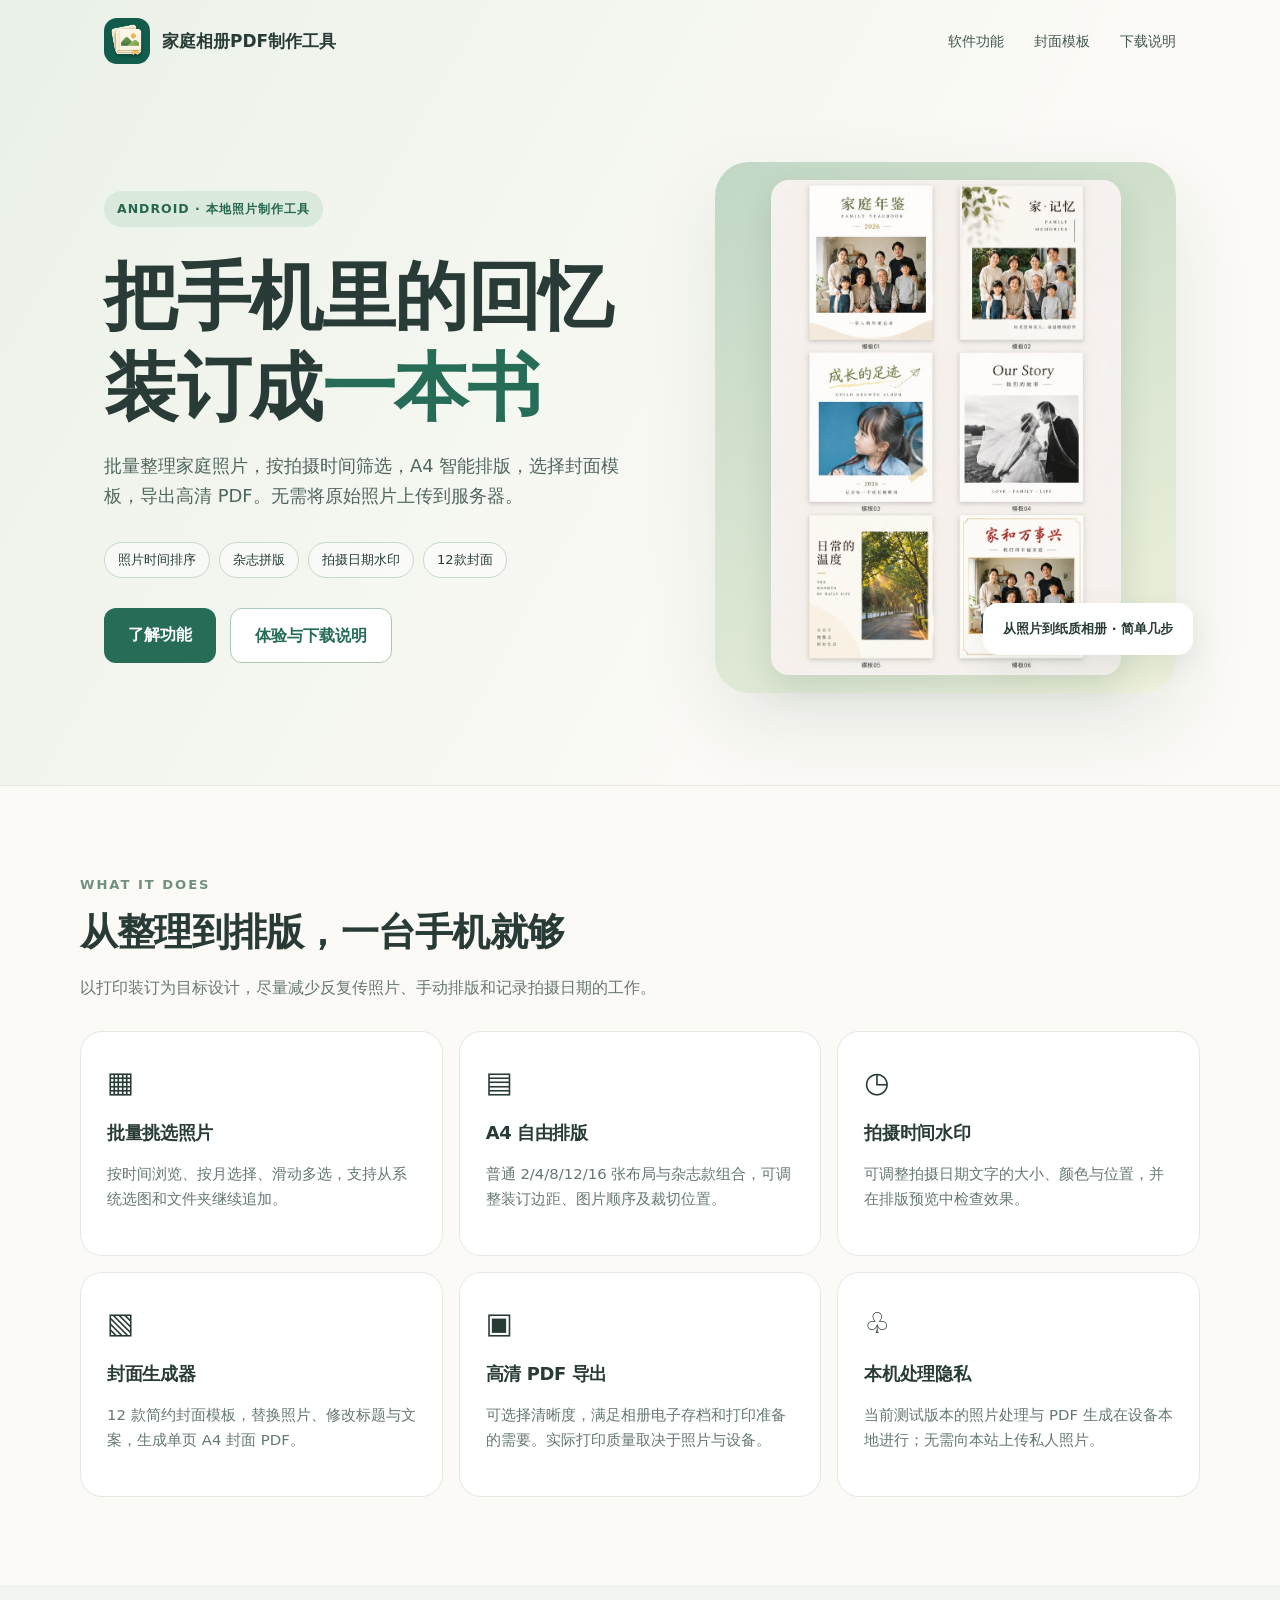
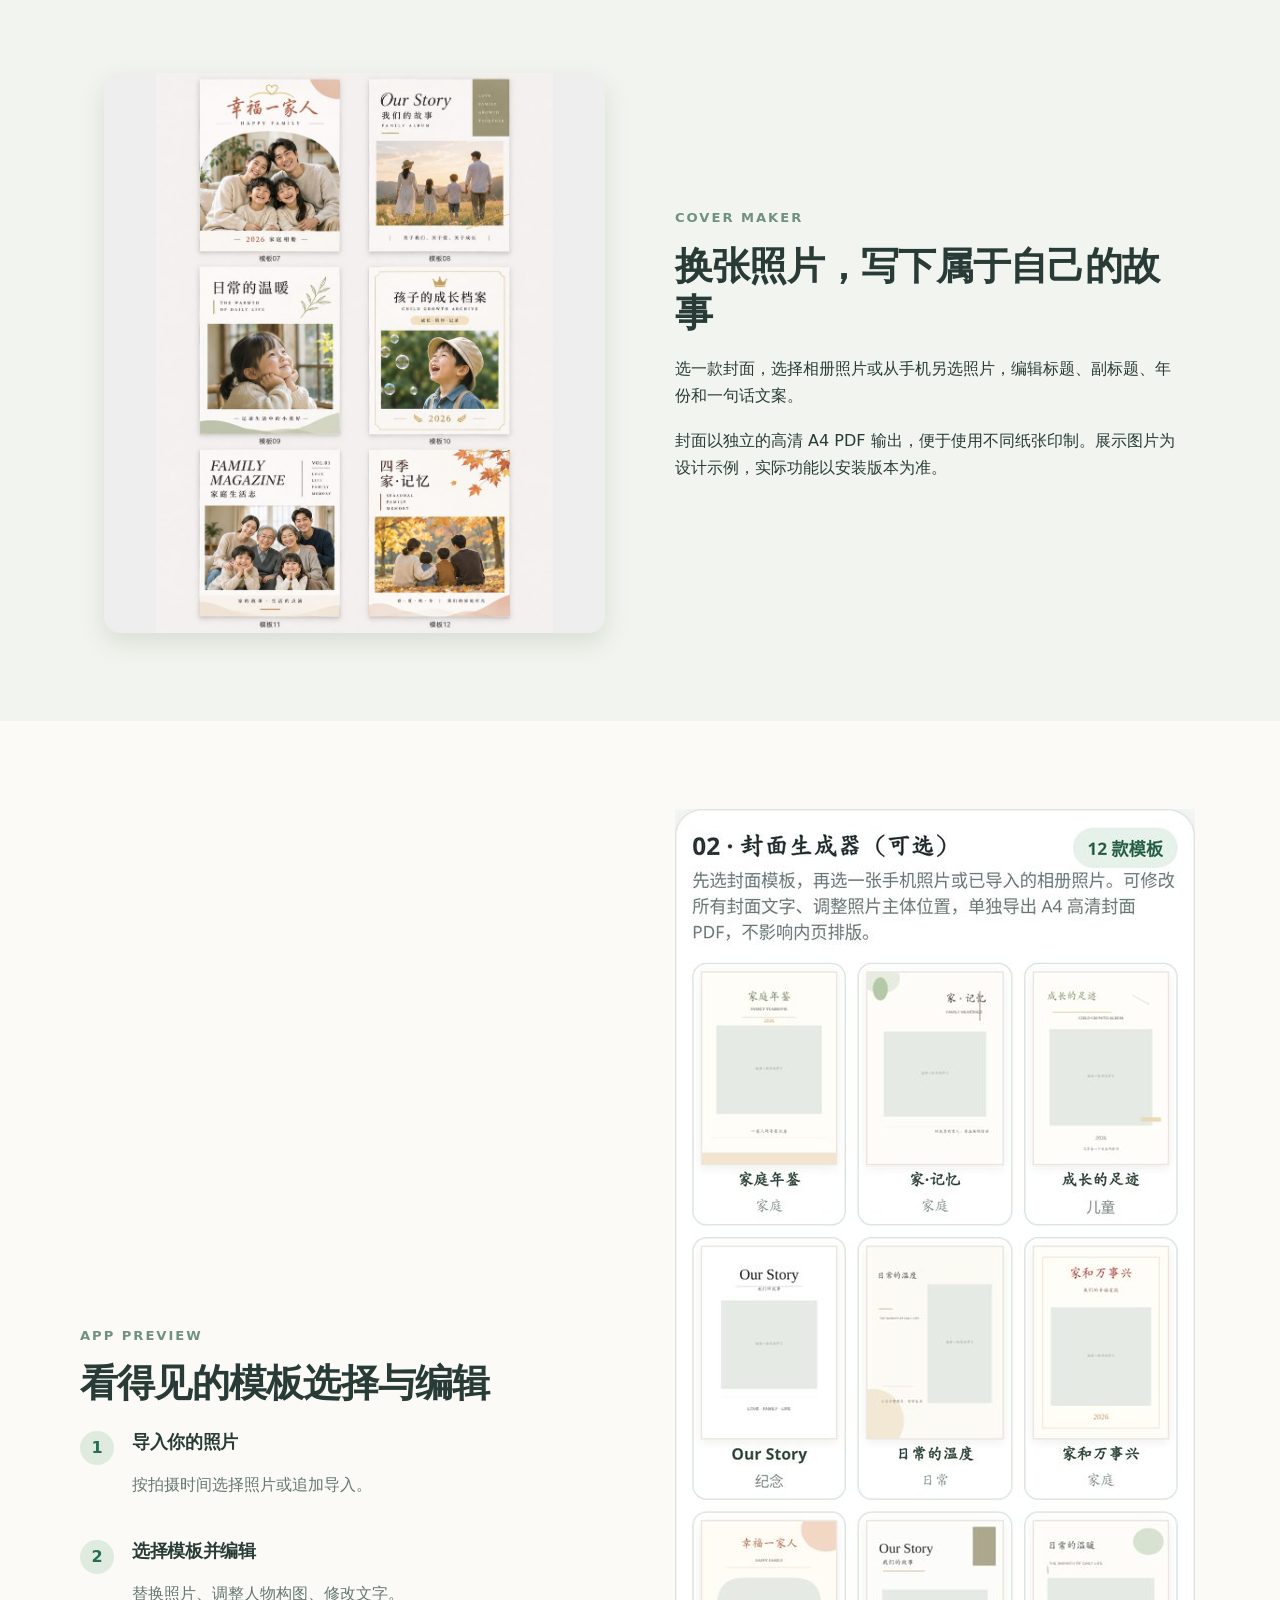
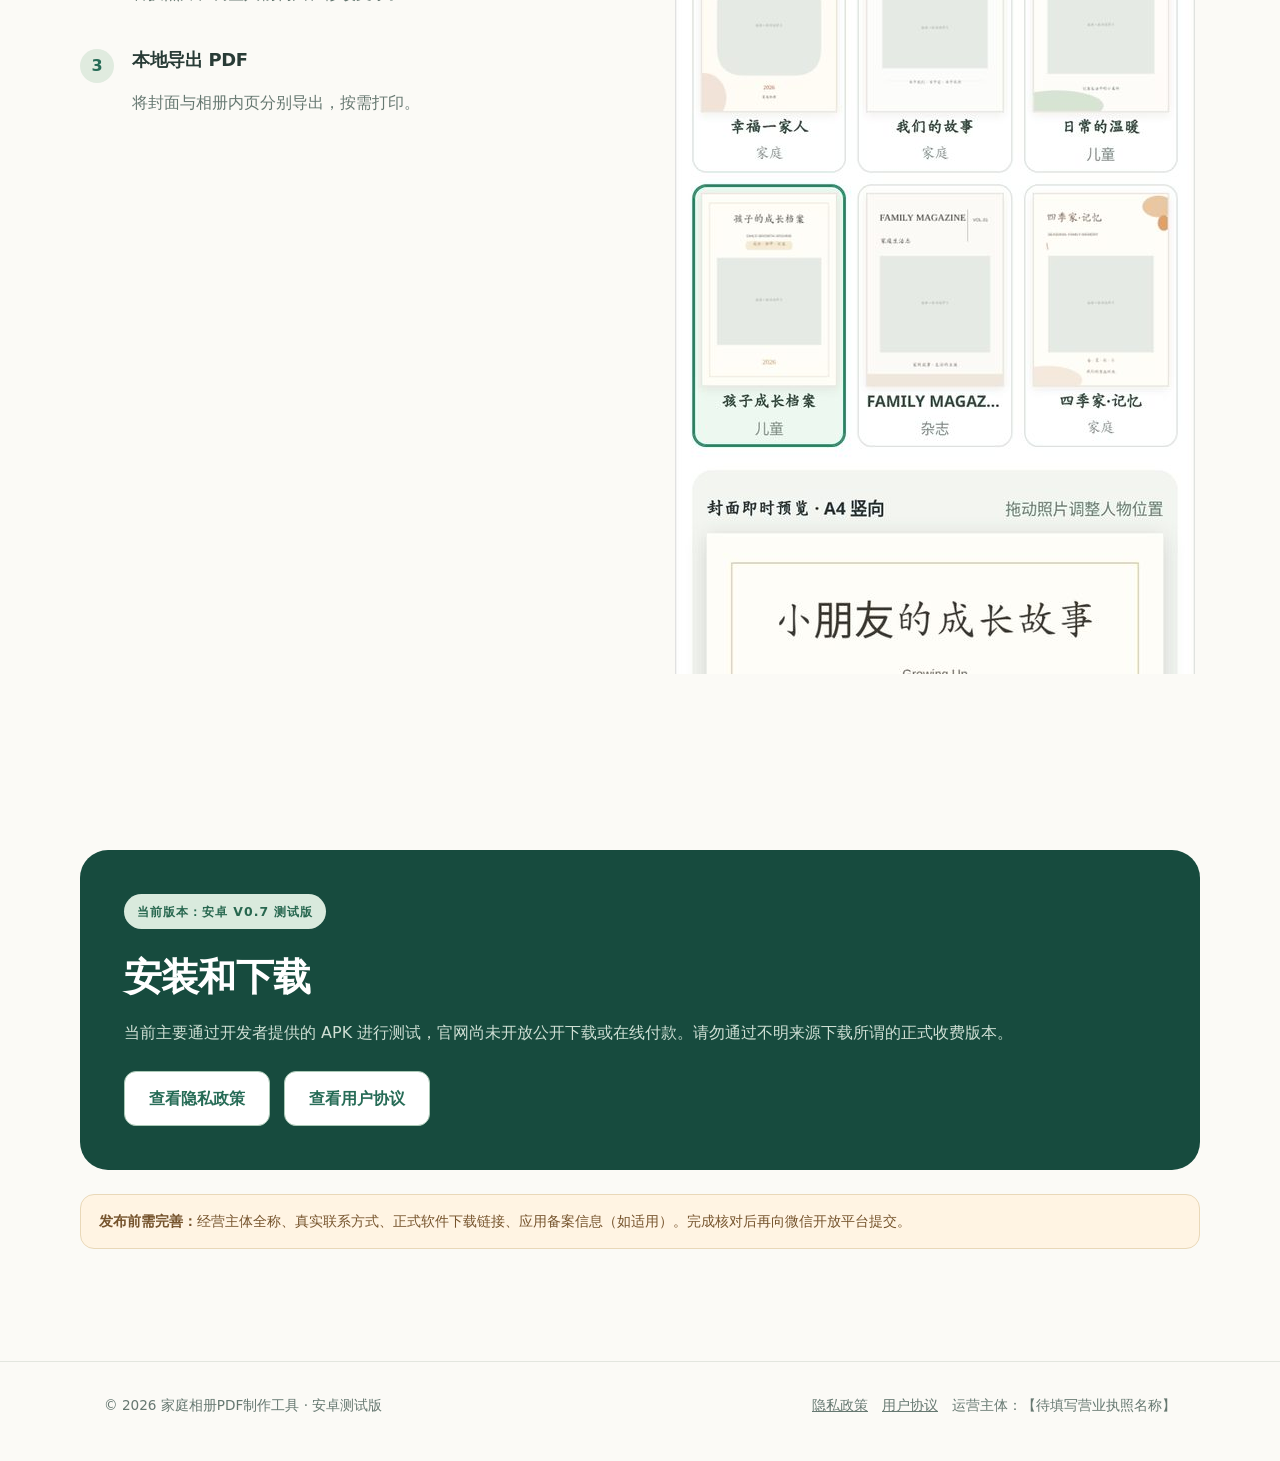
<file: index.html>
<!doctype html><html lang="zh-CN"><head><meta charset="utf-8"><meta name="viewport" content="width=device-width,initial-scale=1"><meta name="description" content="家庭相册PDF制作工具：安卓端离线整理照片、按拍摄时间筛选、A4智能排版、12款封面模板与高清PDF导出。"><title>家庭相册PDF制作工具 | 产品官网</title><link rel="icon" href="assets/favicon.png"><link rel="stylesheet" href="assets/style.css"></head><body>
<div class="hero"><div class="wrap"><nav><a class="brand" href="./"><img src="assets/app-icon-180.png" alt="家庭相册PDF制作工具图标"><span>家庭相册PDF制作工具</span></a><div class="links"><a href="#features">软件功能</a><a href="#covers">封面模板</a><a href="#download">下载说明</a></div></nav><div class="hero-inner"><div><span class="eyebrow">ANDROID · 本地照片制作工具</span><h1>把手机里的回忆<br>装订成<em>一本书</em></h1><p>批量整理家庭照片，按拍摄时间筛选，A4 智能排版，选择封面模板，导出高清 PDF。无需将原始照片上传到服务器。</p><div class="features-mini"><span>照片时间排序</span><span>杂志拼版</span><span>拍摄日期水印</span><span>12款封面</span></div><div class="two-btns"><a class="btn" href="#features">了解功能</a><a class="btn ghost" href="#download">体验与下载说明</a></div></div><div class="hero-art"><img class="photo" src="assets/cover-examples.jpg" alt="家庭相册封面模板示例"><div class="float">从照片到纸质相册 · 简单几步</div></div></div></div></div>
<section class="section wrap" id="features"><span class="overline">WHAT IT DOES</span><h2>从整理到排版，一台手机就够</h2><p class="lede">以打印装订为目标设计，尽量减少反复传照片、手动排版和记录拍摄日期的工作。</p><div class="feature-grid"><article class="feature"><span class="symbol">▦</span><h3>批量挑选照片</h3><p>按时间浏览、按月选择、滑动多选，支持从系统选图和文件夹继续追加。</p></article><article class="feature"><span class="symbol">▤</span><h3>A4 自由排版</h3><p>普通 2/4/8/12/16 张布局与杂志款组合，可调整装订边距、图片顺序及裁切位置。</p></article><article class="feature"><span class="symbol">◷</span><h3>拍摄时间水印</h3><p>可调整拍摄日期文字的大小、颜色与位置，并在排版预览中检查效果。</p></article><article class="feature"><span class="symbol">▧</span><h3>封面生成器</h3><p>12 款简约封面模板，替换照片、修改标题与文案，生成单页 A4 封面 PDF。</p></article><article class="feature"><span class="symbol">▣</span><h3>高清 PDF 导出</h3><p>可选择清晰度，满足相册电子存档和打印准备的需要。实际打印质量取决于照片与设备。</p></article><article class="feature"><span class="symbol">♧</span><h3>本机处理隐私</h3><p>当前测试版本的照片处理与 PDF 生成在设备本地进行；无需向本站上传私人照片。</p></article></div></section>
<section class="section showcase" id="covers"><div class="wrap split"><img src="assets/more-covers.jpg" alt="可编辑的家庭相册封面模板示例"><div><span class="overline">COVER MAKER</span><h2>换张照片，写下属于自己的故事</h2><p>选一款封面，选择相册照片或从手机另选照片，编辑标题、副标题、年份和一句话文案。</p><p>封面以独立的高清 A4 PDF 输出，便于使用不同纸张印制。展示图片为设计示例，实际功能以安装版本为准。</p></div></div></section>
<section class="section wrap"><div class="split"><div><span class="overline">APP PREVIEW</span><h2>看得见的模板选择与编辑</h2><div class="steps"><div class="step"><div><h3>导入你的照片</h3><p>按拍摄时间选择照片或追加导入。</p></div></div><div class="step"><div><h3>选择模板并编辑</h3><p>替换照片、调整人物构图、修改文字。</p></div></div><div class="step"><div><h3>本地导出 PDF</h3><p>将封面与相册内页分别导出，按需打印。</p></div></div></div></div><img src="assets/app-preview.jpg" alt="App V0.7 封面选择和编辑页面测试截图"></div></section>
<section class="section wrap" id="download"><div class="cta"><span class="eyebrow">当前版本：安卓 V0.7 测试版</span><h2>安装和下载</h2><p>当前主要通过开发者提供的 APK 进行测试，官网尚未开放公开下载或在线付款。请勿通过不明来源下载所谓的正式收费版本。</p><div class="two-btns"><a class="btn ghost" href="privacy.html">查看隐私政策</a><a class="btn ghost" href="terms.html">查看用户协议</a></div></div><div class="notice"><strong>发布前需完善：</strong>经营主体全称、真实联系方式、正式软件下载链接、应用备案信息（如适用）。完成核对后再向微信开放平台提交。</div></section>
<footer class="foot"><div class="wrap foot-inner"><div>© 2026 家庭相册PDF制作工具 · 安卓测试版</div><div><a href="privacy.html">隐私政策</a>　<a href="terms.html">用户协议</a>　<span>运营主体：【待填写营业执照名称】</span></div></div></footer></body></html>
</file>
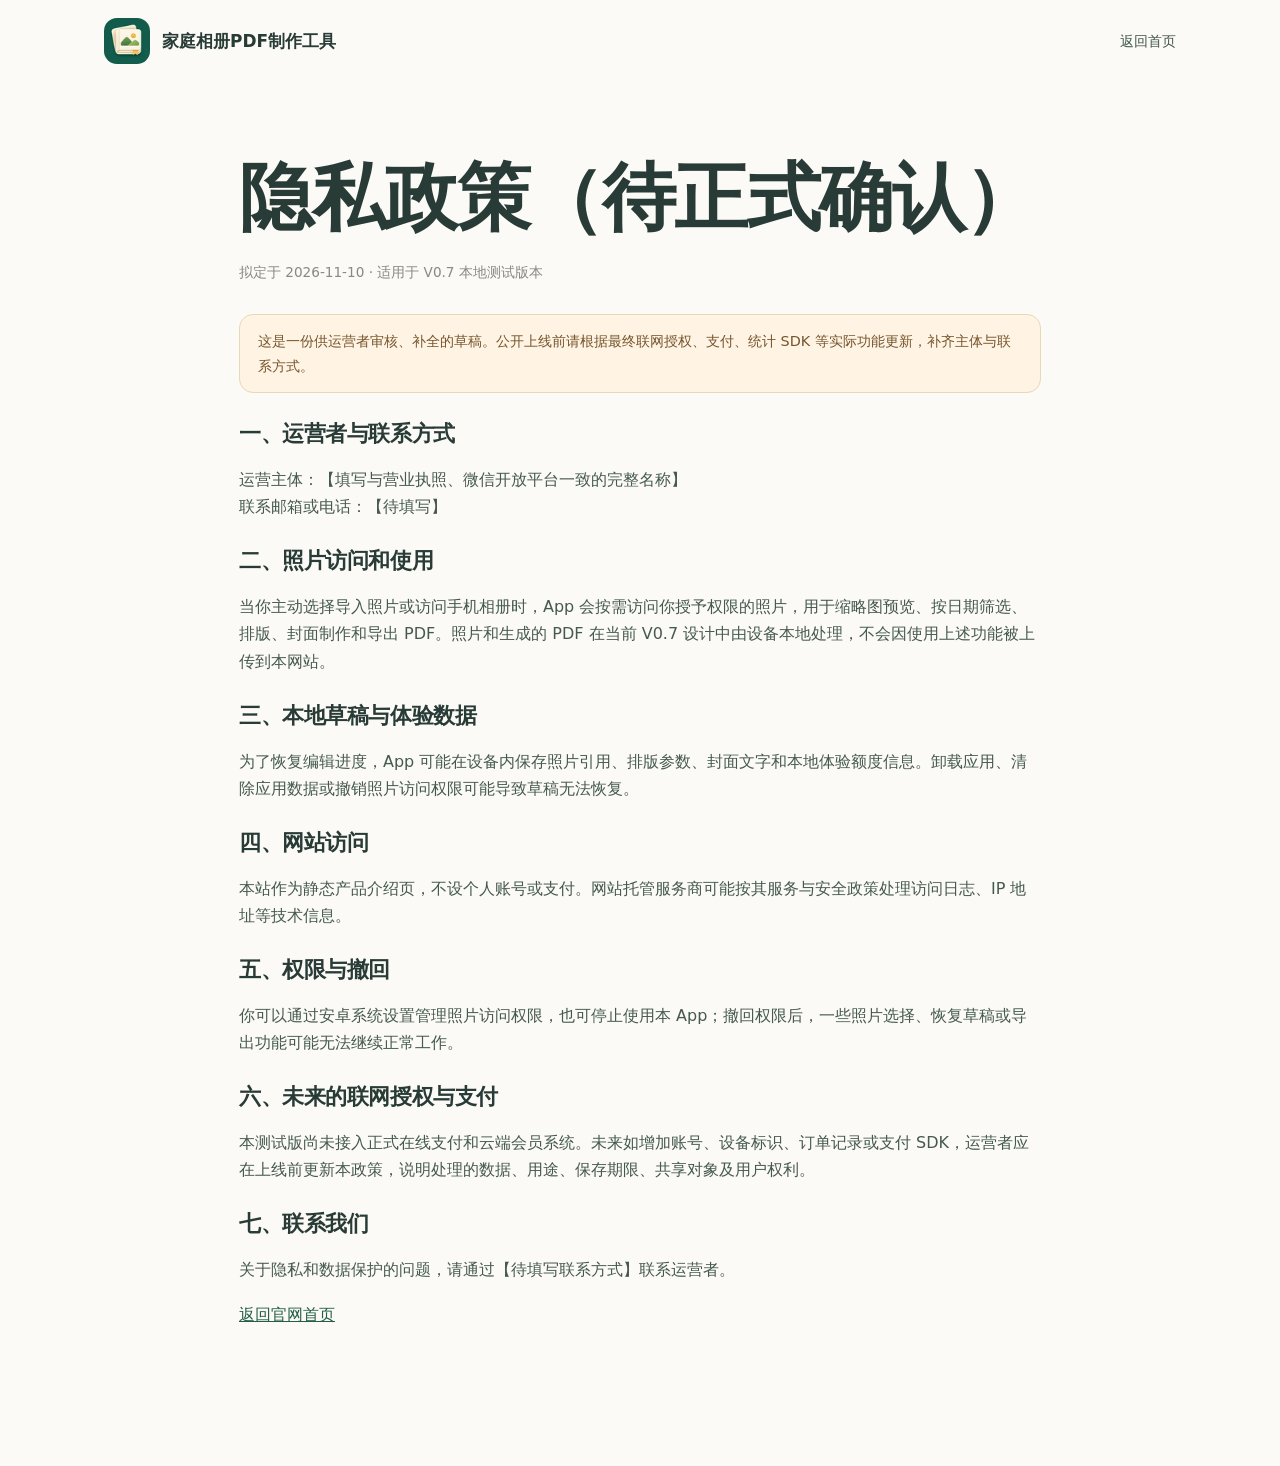
<file: privacy.html>
<!doctype html><html lang="zh-CN"><head><meta charset="utf-8"><meta name="viewport" content="width=device-width,initial-scale=1"><title>隐私政策 | 家庭相册PDF制作工具</title><link rel="icon" href="assets/favicon.png"><link rel="stylesheet" href="assets/style.css"></head><body><div class="wrap"><nav><a class="brand" href="./"><img src="assets/app-icon-64.png" alt="产品图标"><span>家庭相册PDF制作工具</span></a><div class="links"><a href="./">返回首页</a></div></nav></div><main class="legal"><h1>隐私政策（待正式确认）</h1><div class="meta">拟定于 2026-11-10 · 适用于 V0.7 本地测试版本</div><div class="notice">这是一份供运营者审核、补全的草稿。公开上线前请根据最终联网授权、支付、统计 SDK 等实际功能更新，补齐主体与联系方式。</div><h2>一、运营者与联系方式</h2><p>运营主体：【填写与营业执照、微信开放平台一致的完整名称】<br>联系邮箱或电话：【待填写】</p><h2>二、照片访问和使用</h2><p>当你主动选择导入照片或访问手机相册时，App 会按需访问你授予权限的照片，用于缩略图预览、按日期筛选、排版、封面制作和导出 PDF。照片和生成的 PDF 在当前 V0.7 设计中由设备本地处理，不会因使用上述功能被上传到本网站。</p><h2>三、本地草稿与体验数据</h2><p>为了恢复编辑进度，App 可能在设备内保存照片引用、排版参数、封面文字和本地体验额度信息。卸载应用、清除应用数据或撤销照片访问权限可能导致草稿无法恢复。</p><h2>四、网站访问</h2><p>本站作为静态产品介绍页，不设个人账号或支付。网站托管服务商可能按其服务与安全政策处理访问日志、IP 地址等技术信息。</p><h2>五、权限与撤回</h2><p>你可以通过安卓系统设置管理照片访问权限，也可停止使用本 App；撤回权限后，一些照片选择、恢复草稿或导出功能可能无法继续正常工作。</p><h2>六、未来的联网授权与支付</h2><p>本测试版尚未接入正式在线支付和云端会员系统。未来如增加账号、设备标识、订单记录或支付 SDK，运营者应在上线前更新本政策，说明处理的数据、用途、保存期限、共享对象及用户权利。</p><h2>七、联系我们</h2><p>关于隐私和数据保护的问题，请通过【待填写联系方式】联系运营者。</p><p><a href="./">返回官网首页</a></p></main></body></html>
</file>
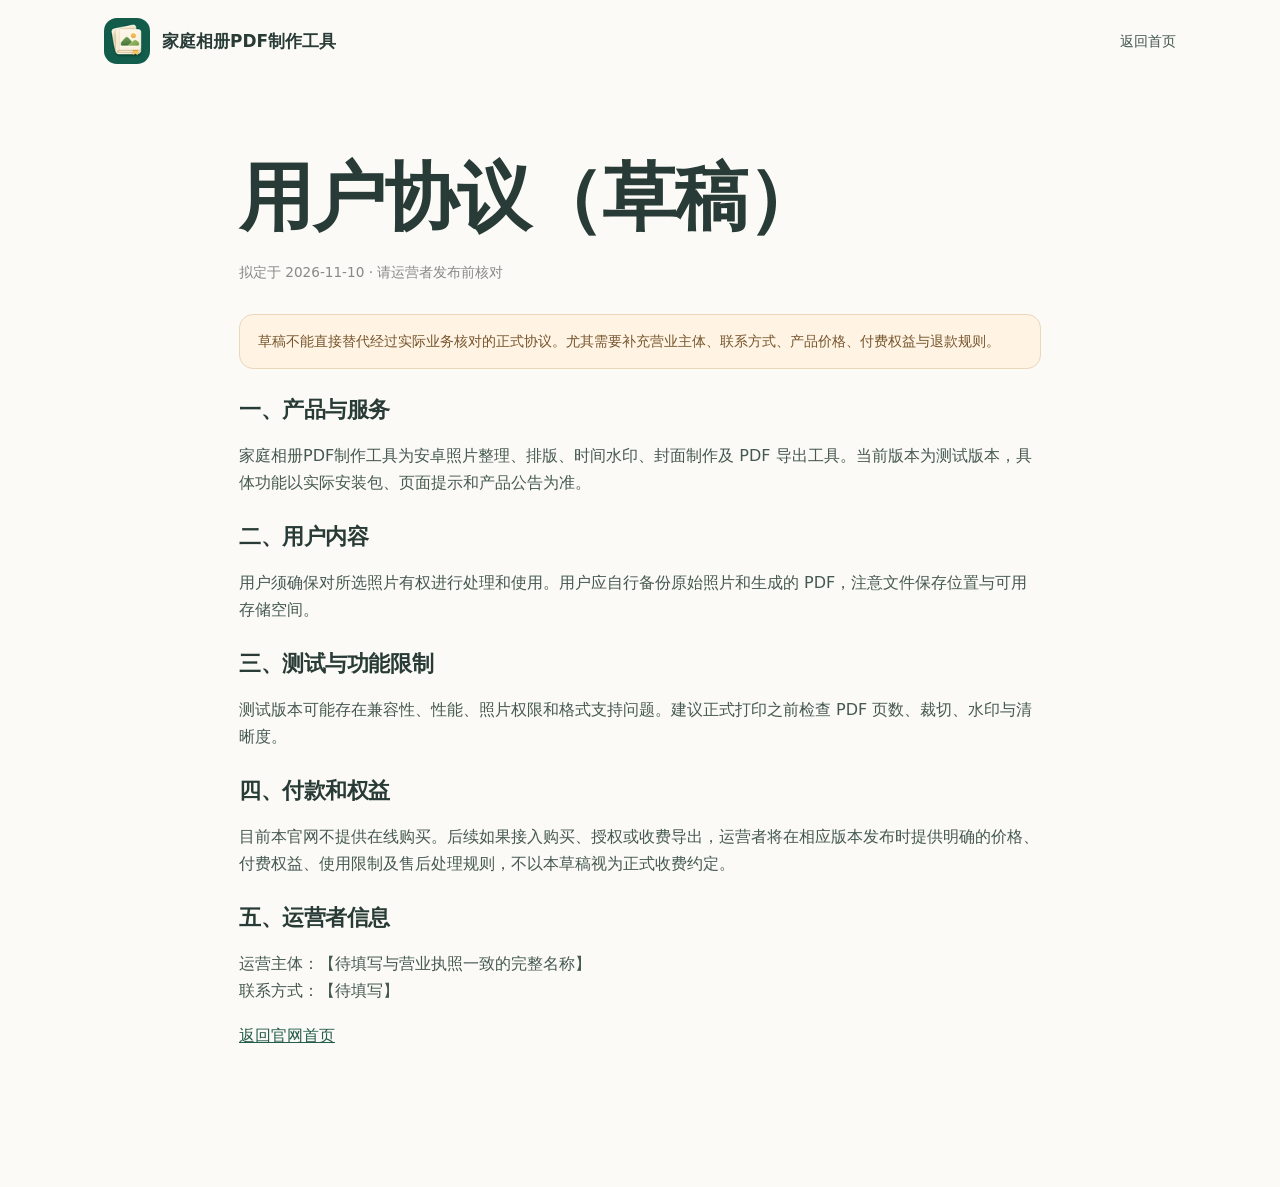
<file: terms.html>
<!doctype html><html lang="zh-CN"><head><meta charset="utf-8"><meta name="viewport" content="width=device-width,initial-scale=1"><title>用户协议 | 家庭相册PDF制作工具</title><link rel="icon" href="assets/favicon.png"><link rel="stylesheet" href="assets/style.css"></head><body><div class="wrap"><nav><a class="brand" href="./"><img src="assets/app-icon-64.png" alt="产品图标"><span>家庭相册PDF制作工具</span></a><div class="links"><a href="./">返回首页</a></div></nav></div><main class="legal"><h1>用户协议（草稿）</h1><div class="meta">拟定于 2026-11-10 · 请运营者发布前核对</div><div class="notice">草稿不能直接替代经过实际业务核对的正式协议。尤其需要补充营业主体、联系方式、产品价格、付费权益与退款规则。</div><h2>一、产品与服务</h2><p>家庭相册PDF制作工具为安卓照片整理、排版、时间水印、封面制作及 PDF 导出工具。当前版本为测试版本，具体功能以实际安装包、页面提示和产品公告为准。</p><h2>二、用户内容</h2><p>用户须确保对所选照片有权进行处理和使用。用户应自行备份原始照片和生成的 PDF，注意文件保存位置与可用存储空间。</p><h2>三、测试与功能限制</h2><p>测试版本可能存在兼容性、性能、照片权限和格式支持问题。建议正式打印之前检查 PDF 页数、裁切、水印与清晰度。</p><h2>四、付款和权益</h2><p>目前本官网不提供在线购买。后续如果接入购买、授权或收费导出，运营者将在相应版本发布时提供明确的价格、付费权益、使用限制及售后处理规则，不以本草稿视为正式收费约定。</p><h2>五、运营者信息</h2><p>运营主体：【待填写与营业执照一致的完整名称】<br>联系方式：【待填写】</p><p><a href="./">返回官网首页</a></p></main></body></html>
</file>
<file: assets/style.css>
:root{--dark:#174b3e;--green:#276c57;--mint:#e8f3e9;--gold:#ddab62;--paper:#fbfaf6;--text:#283b36;--muted:#667871}
*{box-sizing:border-box}html{scroll-behavior:smooth}body{margin:0;background:var(--paper);font-family:-apple-system,BlinkMacSystemFont,"Segoe UI","Noto Sans SC","Microsoft YaHei",system-ui,sans-serif;color:var(--text);line-height:1.7}
a{color:inherit;text-decoration:none}p{margin:0 0 1.1em}h1,h2,h3{line-height:1.24;letter-spacing:-.02em;margin:0 0 18px}h1{font-size:clamp(2.5rem,6vw,4.6rem);font-weight:750}h2{font-size:clamp(1.8rem,3vw,2.65rem)}h3{font-size:1.12rem}
.wrap{max-width:1120px;margin:auto;padding:0 24px}nav{height:82px;display:flex;align-items:center;justify-content:space-between;gap:24px}nav .brand{display:flex;align-items:center;gap:12px;font-weight:780;font-size:1.06rem}nav img{height:46px;width:46px;border-radius:13px}nav .links{display:flex;gap:30px;font-size:.9rem;color:#42564e}
.hero{background:linear-gradient(120deg,#eaf1e8 0%,#fbfaf6 65%);overflow:hidden;border-bottom:1px solid #e8ebe4}.hero-inner{display:grid;grid-template-columns:1.1fr .9fr;gap:48px;align-items:center;padding-top:80px;padding-bottom:92px}.eyebrow{display:inline-block;padding:7px 13px;background:#d9eadd;border-radius:30px;font-size:.78rem;letter-spacing:.08em;color:#27674f;font-weight:750;margin-bottom:24px}.hero h1 em{font-style:normal;color:var(--green)}.hero p{font-size:1.12rem;max-width:530px;color:#50665e}.features-mini{display:flex;flex-wrap:wrap;gap:9px;margin:30px 0}.features-mini span{border:1px solid #c7d8cc;padding:6px 13px;border-radius:100px;font-size:.82rem;background:#ffffff88}.hero-art{position:relative;padding:18px;border-radius:34px;background:linear-gradient(150deg,#c1d7c5,#eef1dc);box-shadow:0 30px 80px #24452c18;display:flex;align-items:center;justify-content:center}.hero-art .photo{display:block;width:min(100%,350px);border-radius:18px;box-shadow:0 14px 34px #1e473123;max-height:560px;object-fit:cover;object-position:top}.hero-art .float{position:absolute;right:-17px;bottom:38px;padding:15px 20px;border-radius:15px;background:#fff;box-shadow:0 10px 30px #20463118;font-weight:700;font-size:.8rem}
.section{padding:88px 0}.section .overline{display:block;font-size:.82rem;letter-spacing:.15em;color:#71917f;font-weight:770;margin-bottom:12px}.lede{max-width:730px;color:var(--muted)}.feature-grid{display:grid;grid-template-columns:repeat(3,minmax(0,1fr));gap:16px;margin-top:30px}.feature{background:white;padding:26px;border:1px solid #e4e9e2;border-radius:22px}.feature .symbol{font-size:1.8rem;display:block;margin-bottom:15px}.feature p{font-size:.93rem;color:var(--muted)}
.split{display:grid;grid-template-columns:1fr 1fr;gap:70px;align-items:center}.showcase{background:#f2f5ef}.showcase img{display:block;width:100%;max-height:560px;object-fit:contain;background:#eee;border-radius:16px;box-shadow:0 10px 25px #233e2920}.steps{counter-reset:steps}.step{display:flex;gap:18px;align-items:flex-start;margin:24px 0}.step::before{counter-increment:steps;content:counter(steps);flex:none;width:34px;height:34px;display:grid;place-items:center;background:#e0ebdf;color:var(--green);font-weight:800;border-radius:50%}.step p{color:var(--muted)}.policy-box{background:white;padding:26px;border:1px solid #dde7de;border-radius:18px;margin:20px 0;max-width:850px}.policy-box strong{color:var(--green)}.notice{display:block;background:#fff4e3;border:1px solid #e9d8b8;border-radius:14px;padding:14px 18px;color:#76542d;margin:24px 0;font-size:.9rem}.btn{display:inline-block;background:var(--green);color:#fff;padding:13px 24px;border-radius:12px;font-weight:740;border:0}.btn.ghost{color:var(--green);border:1px solid #aac9b6;background:#fff}.btn.disabled{opacity:.65;cursor:default}.cta{padding:44px;background:var(--dark);color:white;border-radius:28px}.cta p{color:#cfdfd4}.two-btns{display:flex;gap:14px;flex-wrap:wrap;margin-top:25px}.foot{border-top:1px solid #e3e6df;padding:32px 0 44px;font-size:.85rem;color:var(--muted)}.foot-inner{display:flex;justify-content:space-between;gap:20px;flex-wrap:wrap}.foot a{text-decoration:underline}.legal{max-width:850px;margin:70px auto;padding:0 24px 50px}.legal p,.legal li{color:#465950}.legal h2{margin-top:28px;font-size:1.35rem}.legal .meta{color:#888;font-size:.85rem;margin-bottom:30px}.legal a{text-decoration:underline;color:#245e4a}
@media(max-width:780px){nav{height:72px}.links{gap:12px;font-size:.77rem}nav .brand span{font-size:.85rem}.hero-inner,.split{grid-template-columns:1fr;gap:25px}.hero-inner{padding-top:45px;padding-bottom:50px}.hero-art{max-width:450px;margin:auto;width:100%}.hero-art .photo{max-height:420px}.feature-grid{grid-template-columns:1fr}.section{padding:55px 0}.wrap{padding:0 17px}}
</file>
